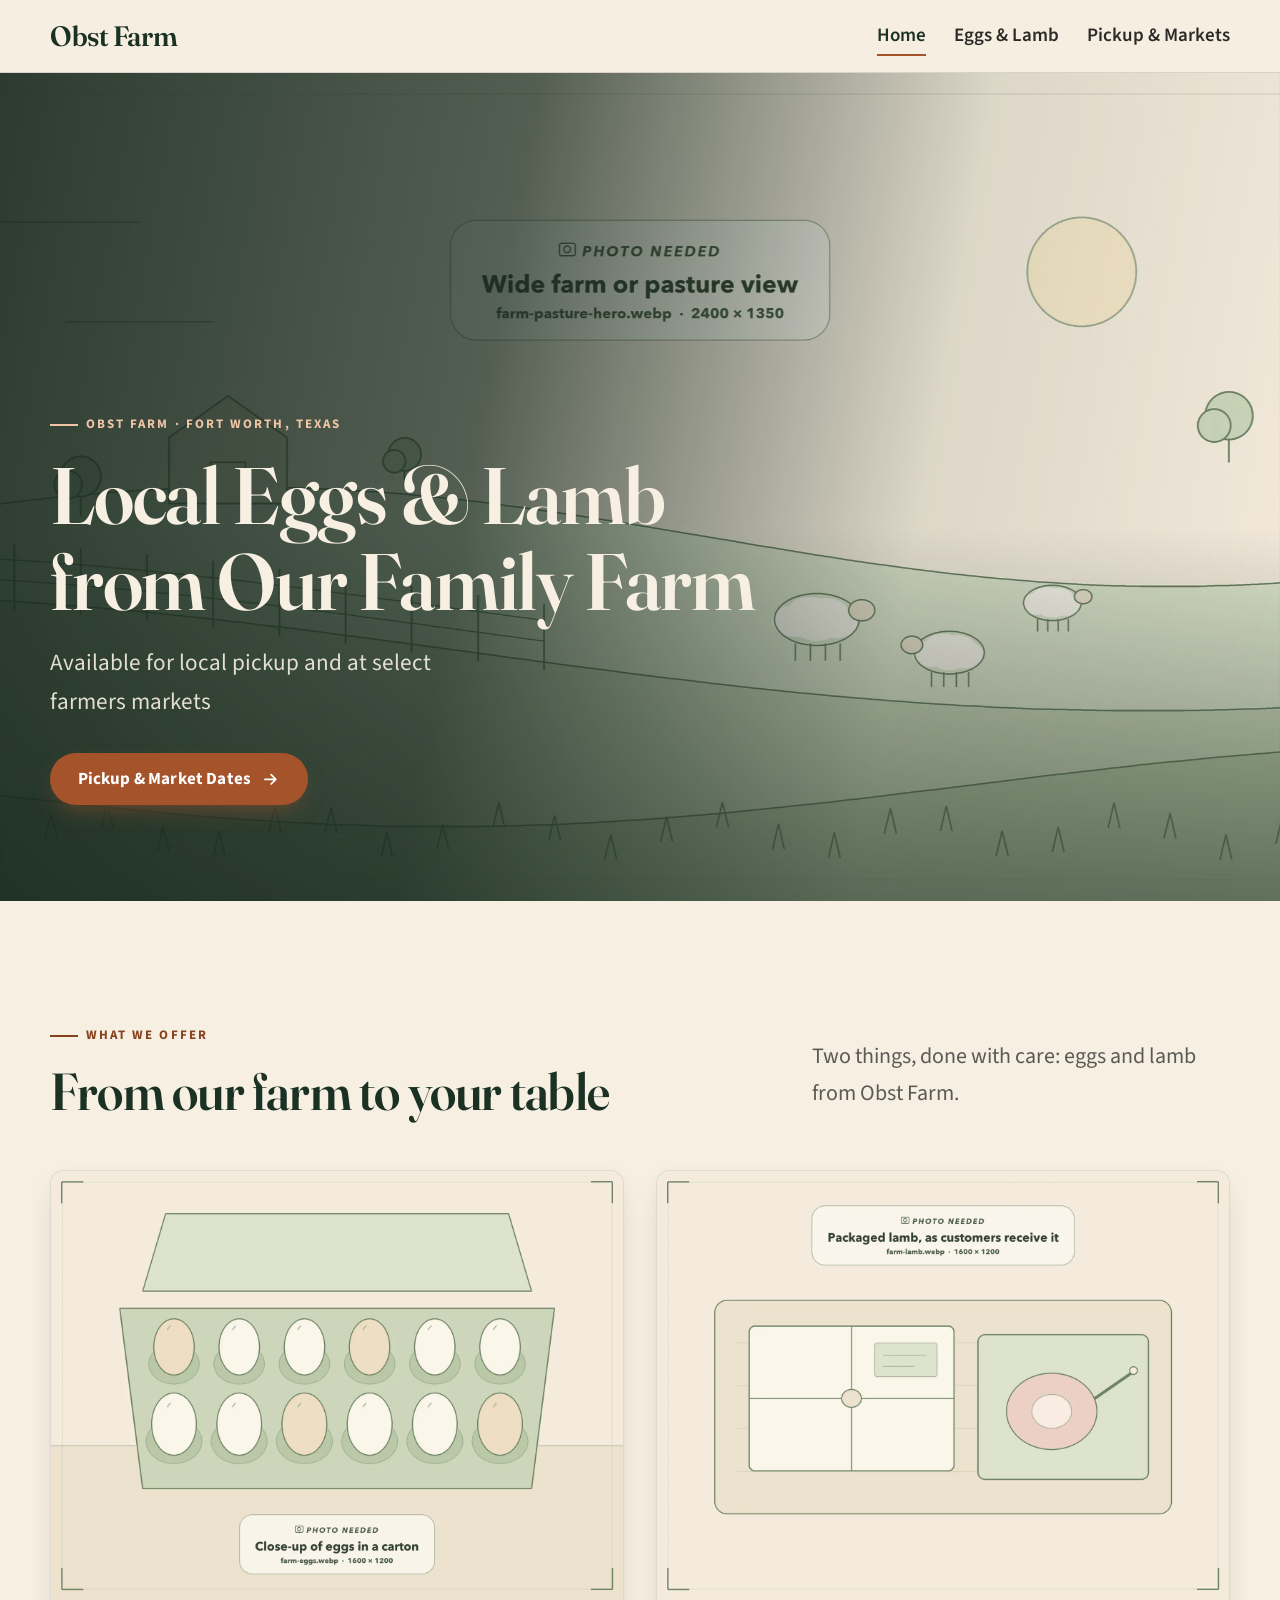
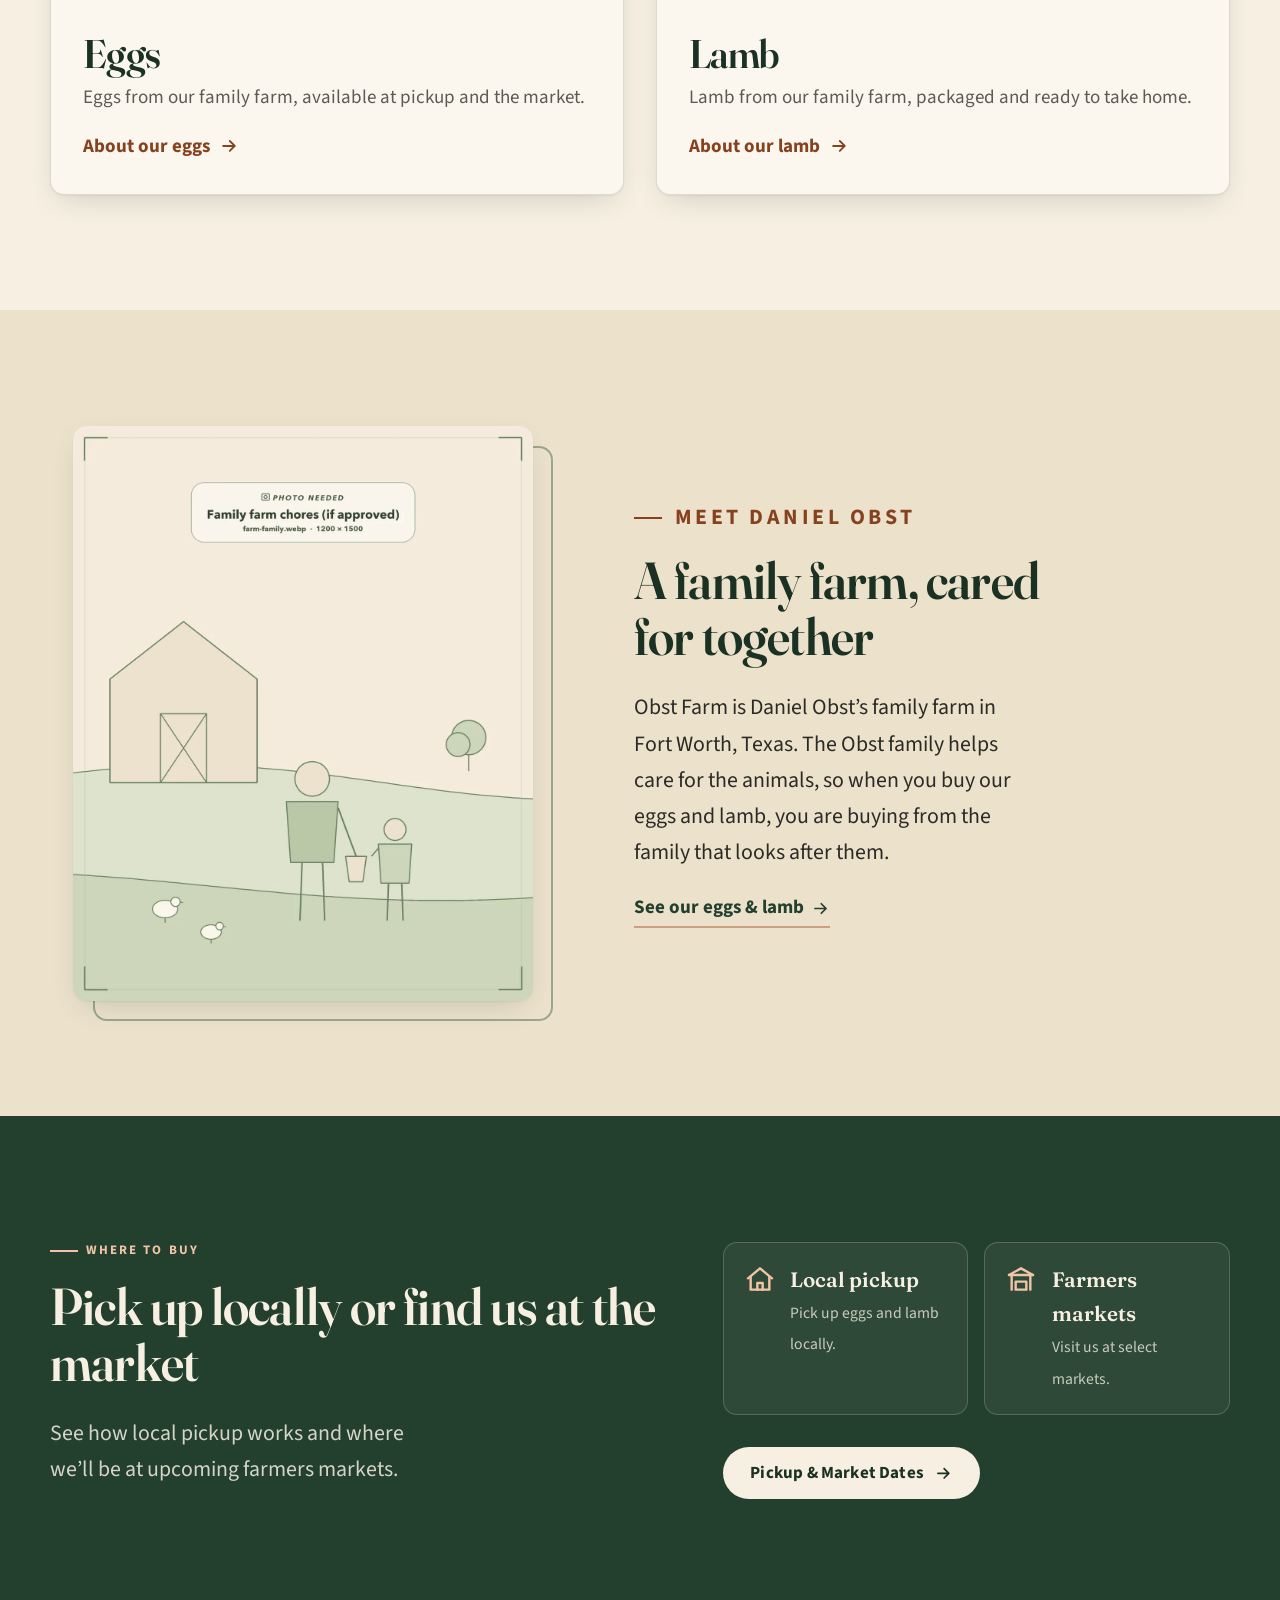
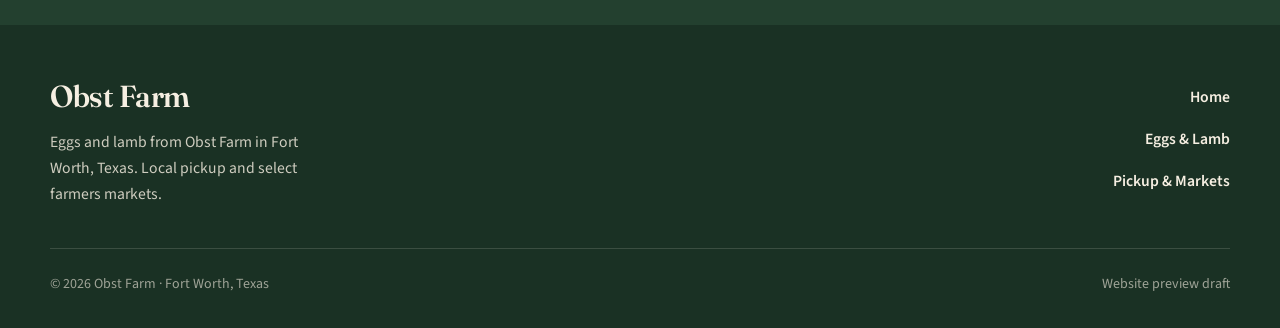
<file: index.html>
<!doctype html>
<html lang="en" class="no-js">
<head>
  <meta charset="utf-8">
  <meta name="viewport" content="width=device-width, initial-scale=1">
  <title>Local Eggs &amp; Lamb in Fort Worth, Texas | Obst Farm</title>
  <meta name="description" content="Obst Farm is a family farm in Fort Worth, Texas, selling eggs and lamb through local pickup and at select farmers markets.">
  <!-- Preview draft: keep every page out of search results until launch. -->
  <meta name="robots" content="noindex, nofollow">
  <meta name="theme-color" content="#23402f">
  <meta property="og:type" content="website">
  <meta property="og:title" content="Local Eggs &amp; Lamb | Obst Farm, Fort Worth, Texas">
  <meta property="og:description" content="Available for local pickup and at select farmers markets.">
  <script>
    document.documentElement.className = document.documentElement.className.replace("no-js", "js");
    setTimeout(function () { if (!window.__farmReady) document.documentElement.classList.add("reveal-fallback"); }, 2500);
  </script>
  <link rel="icon" href="assets/images/favicon.svg" type="image/svg+xml">
  <link rel="preconnect" href="https://fonts.googleapis.com">
  <link rel="preconnect" href="https://fonts.gstatic.com" crossorigin>
  <link rel="stylesheet" href="https://fonts.googleapis.com/css2?family=Fraunces:opsz,wght@9..144,400..700&amp;family=Source+Sans+3:wght@400;600;700&amp;display=swap">
  <link rel="preload" as="image" href="assets/images/farm-pasture-hero.webp" fetchpriority="high">
  <link rel="stylesheet" href="assets/css/styles.css">
  <script src="assets/js/main.js" defer></script>
</head>
<body>
  <a class="skip-link" href="#main">Skip to content</a>

  <header class="site-header">
    <div class="container header-inner">
      <a class="brand" href="./" aria-label="Obst Farm home">
        <span class="brand__wordmark">Obst Farm</span>
      </a>
      <button class="nav-toggle" type="button" aria-expanded="false" aria-controls="site-nav" hidden>
        <span class="nav-toggle__icon" aria-hidden="true"><span></span><span></span><span></span></span>
        <span class="nav-toggle__label">Menu</span>
      </button>
      <nav id="site-nav" class="site-nav" aria-label="Main">
        <ul>
          <li><a href="./" aria-current="page">Home</a></li>
          <li><a href="eggs-and-lamb/">Eggs &amp; Lamb</a></li>
          <li><a href="pickup-and-markets/">Pickup &amp; Markets</a></li>
        </ul>
      </nav>
    </div>
  </header>

  <main id="main">
    <section class="hero on-dark" aria-labelledby="hero-title">
      <figure class="hero__media">
        <!-- Hero photo: replace assets/images/farm-pasture-hero.webp (2400×1350).
             Crops: --hero-pos-desktop / --hero-pos-mobile in assets/css/styles.css -->
        <img src="assets/images/farm-pasture-hero.webp" width="2400" height="1350"
             alt="Pasture at Obst Farm in Fort Worth, Texas" fetchpriority="high" decoding="async">
      </figure>
      <div class="container">
        <div class="hero__content">
          <p class="eyebrow">Obst Farm &middot; Fort Worth, Texas</p>
          <h1 id="hero-title">Local Eggs &amp; Lamb from Our Family Farm</h1>
          <p class="hero__sub">Available for local pickup and at select farmers markets</p>
          <a class="button button--primary" href="pickup-and-markets/">
            Pickup &amp; Market Dates
            <svg viewBox="0 0 24 24" fill="none" stroke="currentColor" stroke-width="2.2" stroke-linecap="round" stroke-linejoin="round" aria-hidden="true"><path d="M5 12h14M13 6l6 6-6 6"/></svg>
          </a>
        </div>
      </div>
    </section>

    <section class="section" aria-labelledby="products-title">
      <div class="container">
        <div class="section-head reveal">
          <div>
            <p class="eyebrow">What we offer</p>
            <h2 id="products-title">From our farm to your table</h2>
          </div>
          <p class="lede">Two things, done with care: eggs and lamb from Obst Farm.</p>
        </div>

        <!-- CLAIMS TO CONFIRM WITH DANIEL before adding anywhere:
               "grass-fed" and "pasture-raised" (from the farm card) — confirm which
               products each applies to. Also confirm any other products on the card
               before adding them to the site. -->
        <div class="tiles stagger">
          <a class="tile" href="eggs-and-lamb/#eggs">
            <div class="tile__media">
              <img src="assets/images/farm-eggs.webp" width="1600" height="1200" loading="lazy" decoding="async"
                   alt="Eggs from our farm in a carton">
            </div>
            <div class="tile__body">
              <h3 class="tile__title">Eggs</h3>
              <p class="tile__text">Eggs from our family farm, available at pickup and the market.</p>
              <span class="tile__cta">About our eggs
                <svg viewBox="0 0 24 24" fill="none" stroke="currentColor" stroke-width="2.2" stroke-linecap="round" stroke-linejoin="round" aria-hidden="true"><path d="M5 12h14M13 6l6 6-6 6"/></svg>
              </span>
            </div>
          </a>

          <a class="tile" href="eggs-and-lamb/#lamb">
            <div class="tile__media">
              <img src="assets/images/farm-lamb.webp" width="1600" height="1200" loading="lazy" decoding="async"
                   alt="Packaged lamb from our farm, ready for pickup">
            </div>
            <div class="tile__body">
              <h3 class="tile__title">Lamb</h3>
              <p class="tile__text">Lamb from our family farm, packaged and ready to take home.</p>
              <span class="tile__cta">About our lamb
                <svg viewBox="0 0 24 24" fill="none" stroke="currentColor" stroke-width="2.2" stroke-linecap="round" stroke-linejoin="round" aria-hidden="true"><path d="M5 12h14M13 6l6 6-6 6"/></svg>
              </span>
            </div>
          </a>
        </div>
      </div>
    </section>

    <section class="section story" aria-labelledby="story-title">
      <div class="container story__grid">
        <div class="story__media reveal">
          <!-- Family photo: use only if the family approves it for public use. -->
          <img src="assets/images/farm-family.webp" width="1200" height="1500" loading="lazy" decoding="async"
               alt="The Obst family doing chores on the farm">
        </div>
        <div class="story__text reveal">
          <p class="eyebrow">Meet Daniel Obst</p>
          <h2 id="story-title">A family farm, cared for together</h2>
          <p>Obst Farm is Daniel Obst&rsquo;s family farm in Fort Worth, Texas. The Obst family helps care for the animals, so when you buy our eggs and lamb, you are buying from the family that looks after them.</p>
          <!-- Family and faith wording: add here once Daniel approves it (his own words preferred). -->
          <a class="text-link" href="eggs-and-lamb/">See our eggs &amp; lamb
            <svg viewBox="0 0 24 24" fill="none" stroke="currentColor" stroke-width="2.2" stroke-linecap="round" stroke-linejoin="round" aria-hidden="true"><path d="M5 12h14M13 6l6 6-6 6"/></svg>
          </a>
        </div>
      </div>
    </section>

    <section class="section band on-dark" aria-labelledby="buy-title">
      <div class="container band__grid">
        <div class="reveal">
          <p class="eyebrow">Where to buy</p>
          <h2 id="buy-title">Pick up locally or find us at the market</h2>
          <p class="band__lede">See how local pickup works and where we&rsquo;ll be at upcoming farmers markets.</p>
        </div>
        <div class="reveal">
          <ul class="band__ways">
            <li>
              <svg viewBox="0 0 24 24" fill="none" stroke="currentColor" stroke-width="1.8" stroke-linecap="round" stroke-linejoin="round" aria-hidden="true"><path d="M3 11.5 12 4l9 7.5"/><path d="M5 10v10h14V10"/><path d="M10 20v-5h4v5"/></svg>
              <div><strong>Local pickup</strong><span>Pick up eggs and lamb locally.</span></div>
            </li>
            <li>
              <svg viewBox="0 0 24 24" fill="none" stroke="currentColor" stroke-width="1.8" stroke-linecap="round" stroke-linejoin="round" aria-hidden="true"><path d="M3 9 12 4l9 5"/><path d="M3 9h18"/><path d="M5 9v11M19 9v11"/><path d="M8 14h8v6H8z"/></svg>
              <div><strong>Farmers markets</strong><span>Visit us at select markets.</span></div>
            </li>
          </ul>
          <a class="button button--light" href="pickup-and-markets/">
            Pickup &amp; Market Dates
            <svg viewBox="0 0 24 24" fill="none" stroke="currentColor" stroke-width="2.2" stroke-linecap="round" stroke-linejoin="round" aria-hidden="true"><path d="M5 12h14M13 6l6 6-6 6"/></svg>
          </a>
        </div>
      </div>
    </section>
  </main>

  <footer class="site-footer">
    <div class="container">
      <div class="footer-grid">
        <div>
          <a class="brand" href="./" aria-label="Obst Farm home">
            <span class="brand__wordmark">Obst Farm</span>
          </a>
          <p class="footer-tag">Eggs and lamb from Obst Farm in Fort Worth, Texas. Local pickup and select farmers markets.</p>
        </div>
        <nav class="footer-nav" aria-label="Footer">
          <ul>
            <li><a href="./">Home</a></li>
            <li><a href="eggs-and-lamb/">Eggs &amp; Lamb</a></li>
            <li><a href="pickup-and-markets/">Pickup &amp; Markets</a></li>
          </ul>
        </nav>
      </div>
      <div class="footer-base">
        <span>&copy; 2026 Obst Farm &middot; Fort Worth, Texas</span>
        <span>Website preview draft</span>
      </div>
    </div>
  </footer>
</body>
</html>
</file>
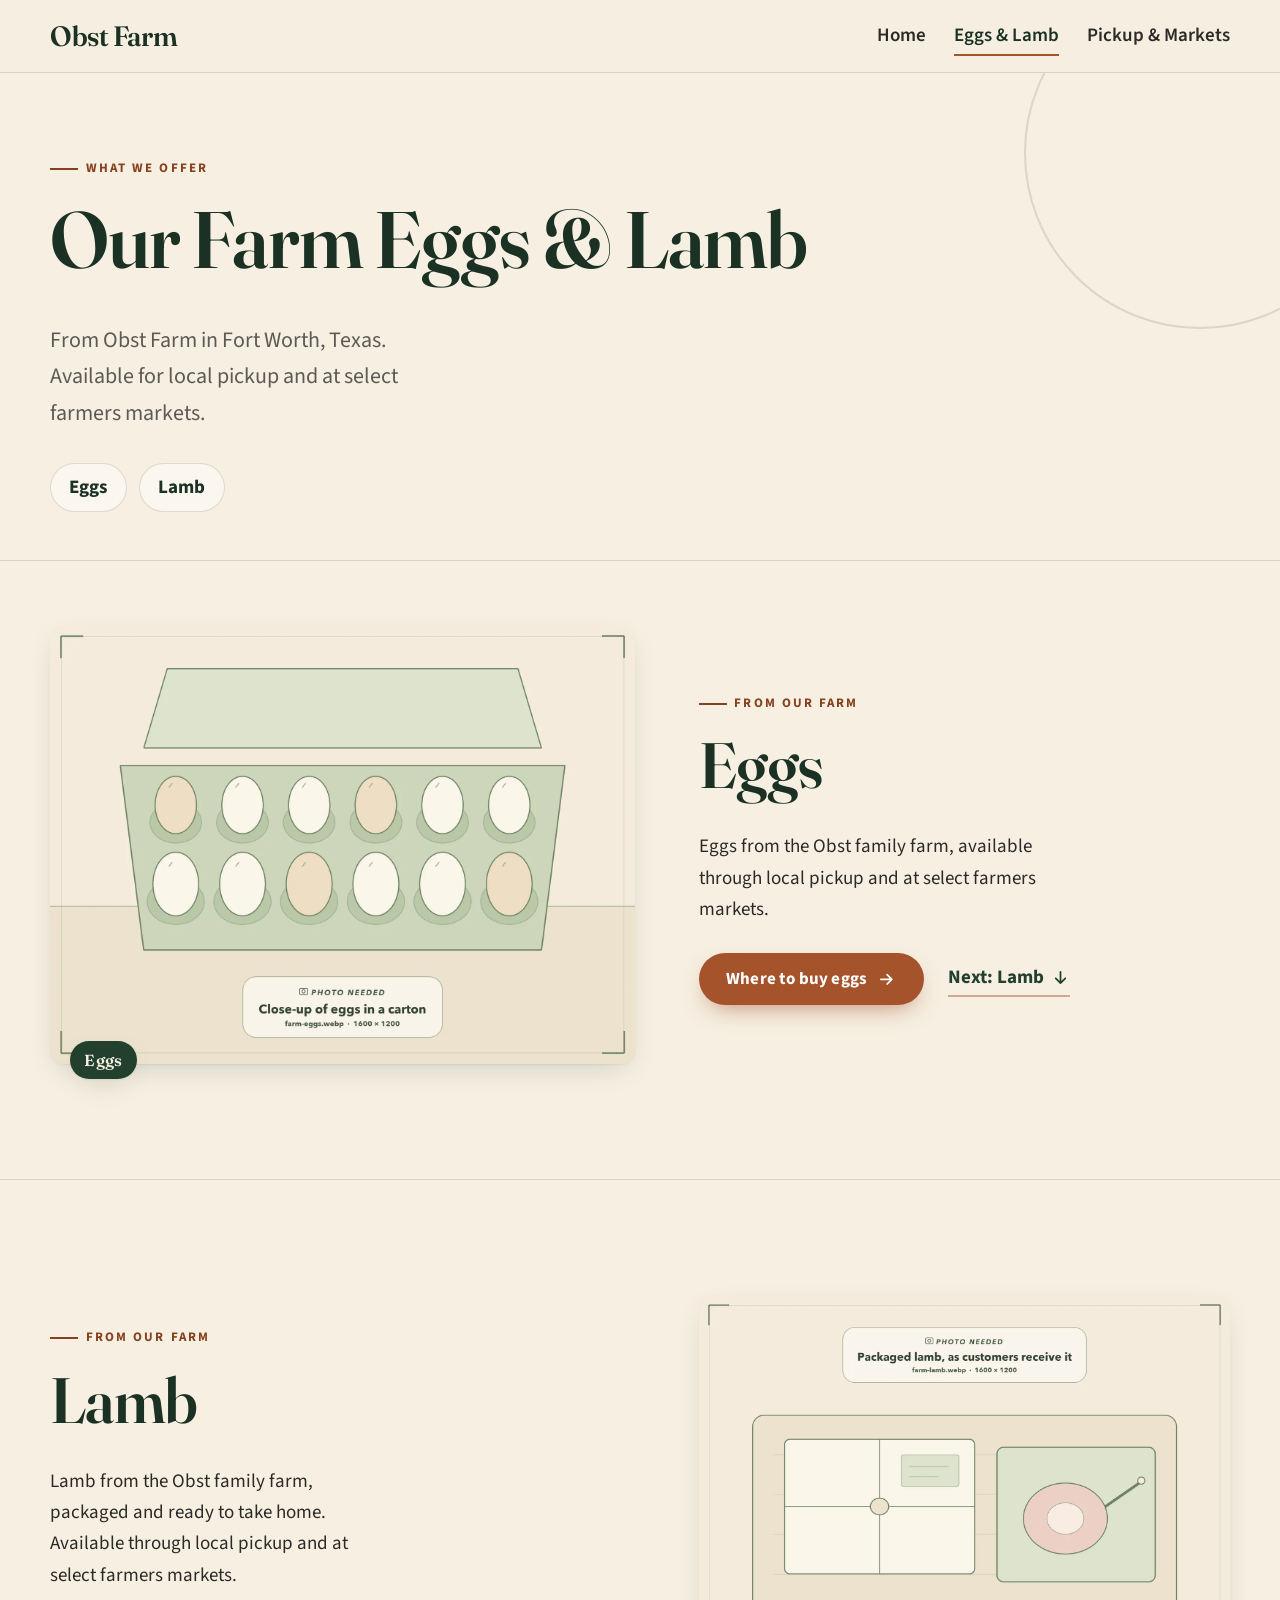
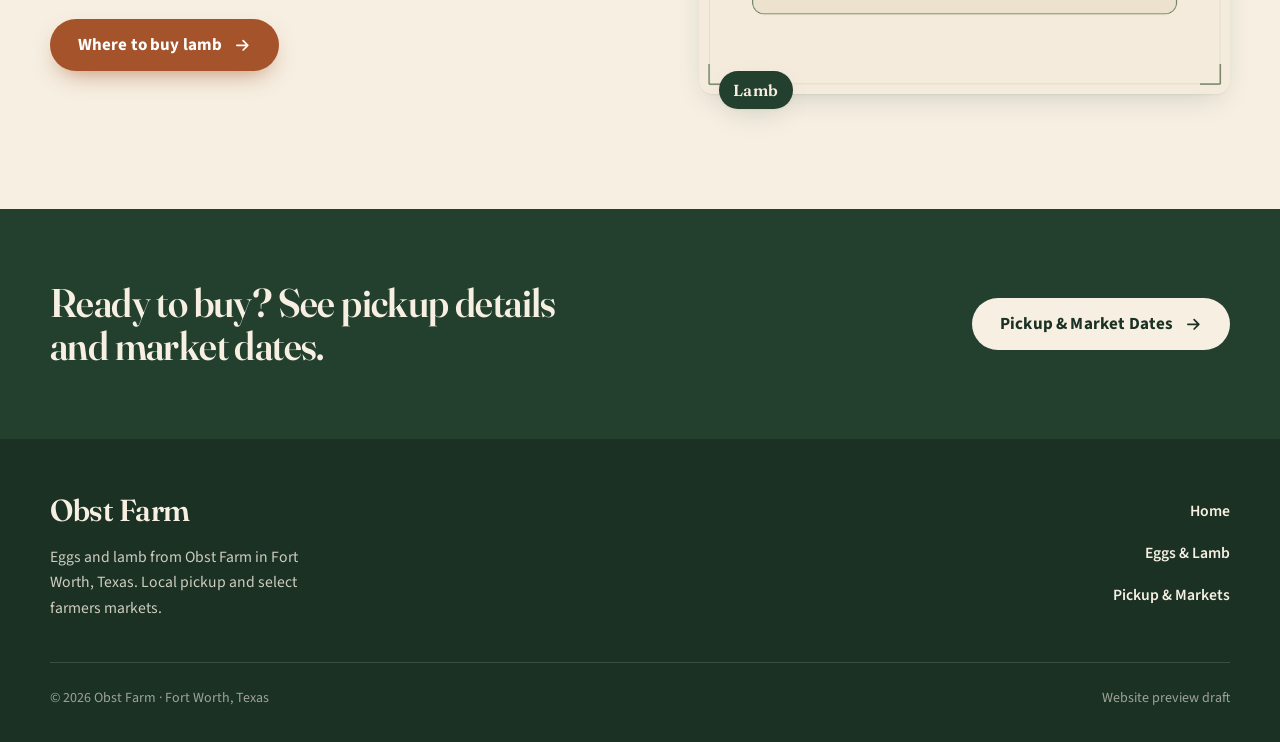
<file: eggs-and-lamb/index.html>
<!doctype html>
<html lang="en" class="no-js">
<head>
  <meta charset="utf-8">
  <meta name="viewport" content="width=device-width, initial-scale=1">
  <title>Farm Eggs &amp; Lamb | Obst Farm</title>
  <meta name="description" content="Eggs and lamb from Obst Farm in Fort Worth, Texas, available for local pickup and at select farmers markets. See where to buy.">
  <!-- Preview draft: keep every page out of search results until launch. -->
  <meta name="robots" content="noindex, nofollow">
  <meta name="theme-color" content="#23402f">
  <meta property="og:type" content="website">
  <meta property="og:title" content="Farm Eggs &amp; Lamb | Obst Farm">
  <meta property="og:description" content="Eggs and lamb from Obst Farm in Fort Worth, Texas.">
  <script>
    document.documentElement.className = document.documentElement.className.replace("no-js", "js");
    setTimeout(function () { if (!window.__farmReady) document.documentElement.classList.add("reveal-fallback"); }, 2500);
  </script>
  <link rel="icon" href="../assets/images/favicon.svg" type="image/svg+xml">
  <link rel="preconnect" href="https://fonts.googleapis.com">
  <link rel="preconnect" href="https://fonts.gstatic.com" crossorigin>
  <link rel="stylesheet" href="https://fonts.googleapis.com/css2?family=Fraunces:opsz,wght@9..144,400..700&amp;family=Source+Sans+3:wght@400;600;700&amp;display=swap">
  <link rel="stylesheet" href="../assets/css/styles.css">
  <script src="../assets/js/main.js" defer></script>
</head>
<body>
  <a class="skip-link" href="#main">Skip to content</a>

  <header class="site-header">
    <div class="container header-inner">
      <a class="brand" href="../" aria-label="Obst Farm home">
        <span class="brand__wordmark">Obst Farm</span>
      </a>
      <button class="nav-toggle" type="button" aria-expanded="false" aria-controls="site-nav" hidden>
        <span class="nav-toggle__icon" aria-hidden="true"><span></span><span></span><span></span></span>
        <span class="nav-toggle__label">Menu</span>
      </button>
      <nav id="site-nav" class="site-nav" aria-label="Main">
        <ul>
          <li><a href="../">Home</a></li>
          <li><a href="./" aria-current="page">Eggs &amp; Lamb</a></li>
          <li><a href="../pickup-and-markets/">Pickup &amp; Markets</a></li>
        </ul>
      </nav>
    </div>
  </header>

  <main id="main">
    <section class="page-hero" aria-labelledby="page-title">
      <div class="container">
        <p class="eyebrow">What we offer</p>
        <h1 id="page-title">Our Farm Eggs &amp; Lamb</h1>
        <p class="lede">From Obst Farm in Fort Worth, Texas. Available for local pickup and at select farmers markets.</p>
        <ul class="jump-links" aria-label="On this page">
          <li><a href="#eggs">Eggs</a></li>
          <li><a href="#lamb">Lamb</a></li>
        </ul>
      </div>
    </section>

    <section id="eggs" class="product" aria-labelledby="eggs-title">
      <div class="container product__grid">
        <div class="product__media reveal">
          <img src="../assets/images/farm-eggs.webp" width="1600" height="1200" decoding="async"
               alt="Eggs from our farm in a carton">
          <span class="product__tag" aria-hidden="true">Eggs</span>
        </div>
        <div class="product__text reveal">
          <p class="eyebrow">From our farm</p>
          <h2 id="eggs-title">Eggs</h2>
          <p>Eggs from the Obst family farm, available through local pickup and at select farmers markets.</p>
          <!-- EGG DETAILS: add confirmed quantities (e.g. per dozen), prices,
               and availability here once Daniel provides them.
               Do NOT call the eggs "pasture-raised" or "grass-fed" until Daniel
               confirms the claim applies to eggs. -->
          <div class="product__actions">
            <a class="button button--primary" href="../pickup-and-markets/">
              Where to buy eggs
              <svg viewBox="0 0 24 24" fill="none" stroke="currentColor" stroke-width="2.2" stroke-linecap="round" stroke-linejoin="round" aria-hidden="true"><path d="M5 12h14M13 6l6 6-6 6"/></svg>
            </a>
            <a class="text-link" href="#lamb">Next: Lamb
              <svg viewBox="0 0 24 24" fill="none" stroke="currentColor" stroke-width="2.2" stroke-linecap="round" stroke-linejoin="round" aria-hidden="true"><path d="M12 5v14M6 13l6 6 6-6"/></svg>
            </a>
          </div>
        </div>
      </div>
    </section>

    <section id="lamb" class="product product--flip" aria-labelledby="lamb-title">
      <div class="container product__grid">
        <div class="product__media reveal">
          <img src="../assets/images/farm-lamb.webp" width="1600" height="1200" loading="lazy" decoding="async"
               alt="Packaged lamb from our farm, ready for pickup">
          <span class="product__tag" aria-hidden="true">Lamb</span>
        </div>
        <div class="product__text reveal">
          <p class="eyebrow">From our farm</p>
          <h2 id="lamb-title">Lamb</h2>
          <p>Lamb from the Obst family farm, packaged and ready to take home. Available through local pickup and at select farmers markets.</p>
          <!-- LAMB DETAILS: add confirmed cuts, package sizes, prices,
               and availability here once Daniel provides them.
               Do NOT call the lamb "grass-fed" or "pasture-raised" until Daniel
               confirms the claim applies to lamb. -->
          <div class="product__actions">
            <a class="button button--primary" href="../pickup-and-markets/">
              Where to buy lamb
              <svg viewBox="0 0 24 24" fill="none" stroke="currentColor" stroke-width="2.2" stroke-linecap="round" stroke-linejoin="round" aria-hidden="true"><path d="M5 12h14M13 6l6 6-6 6"/></svg>
            </a>
          </div>
        </div>
      </div>
    </section>

    <section class="cta-strip on-dark" aria-labelledby="cta-title">
      <div class="container cta-strip__inner reveal">
        <h2 id="cta-title">Ready to buy? See pickup details and market dates.</h2>
        <a class="button button--light" href="../pickup-and-markets/">
          Pickup &amp; Market Dates
          <svg viewBox="0 0 24 24" fill="none" stroke="currentColor" stroke-width="2.2" stroke-linecap="round" stroke-linejoin="round" aria-hidden="true"><path d="M5 12h14M13 6l6 6-6 6"/></svg>
        </a>
      </div>
    </section>
  </main>

  <footer class="site-footer">
    <div class="container">
      <div class="footer-grid">
        <div>
          <a class="brand" href="../" aria-label="Obst Farm home">
            <span class="brand__wordmark">Obst Farm</span>
          </a>
          <p class="footer-tag">Eggs and lamb from Obst Farm in Fort Worth, Texas. Local pickup and select farmers markets.</p>
        </div>
        <nav class="footer-nav" aria-label="Footer">
          <ul>
            <li><a href="../">Home</a></li>
            <li><a href="./">Eggs &amp; Lamb</a></li>
            <li><a href="../pickup-and-markets/">Pickup &amp; Markets</a></li>
          </ul>
        </nav>
      </div>
      <div class="footer-base">
        <span>&copy; 2026 Obst Farm &middot; Fort Worth, Texas</span>
        <span>Website preview draft</span>
      </div>
    </div>
  </footer>
</body>
</html>
</file>
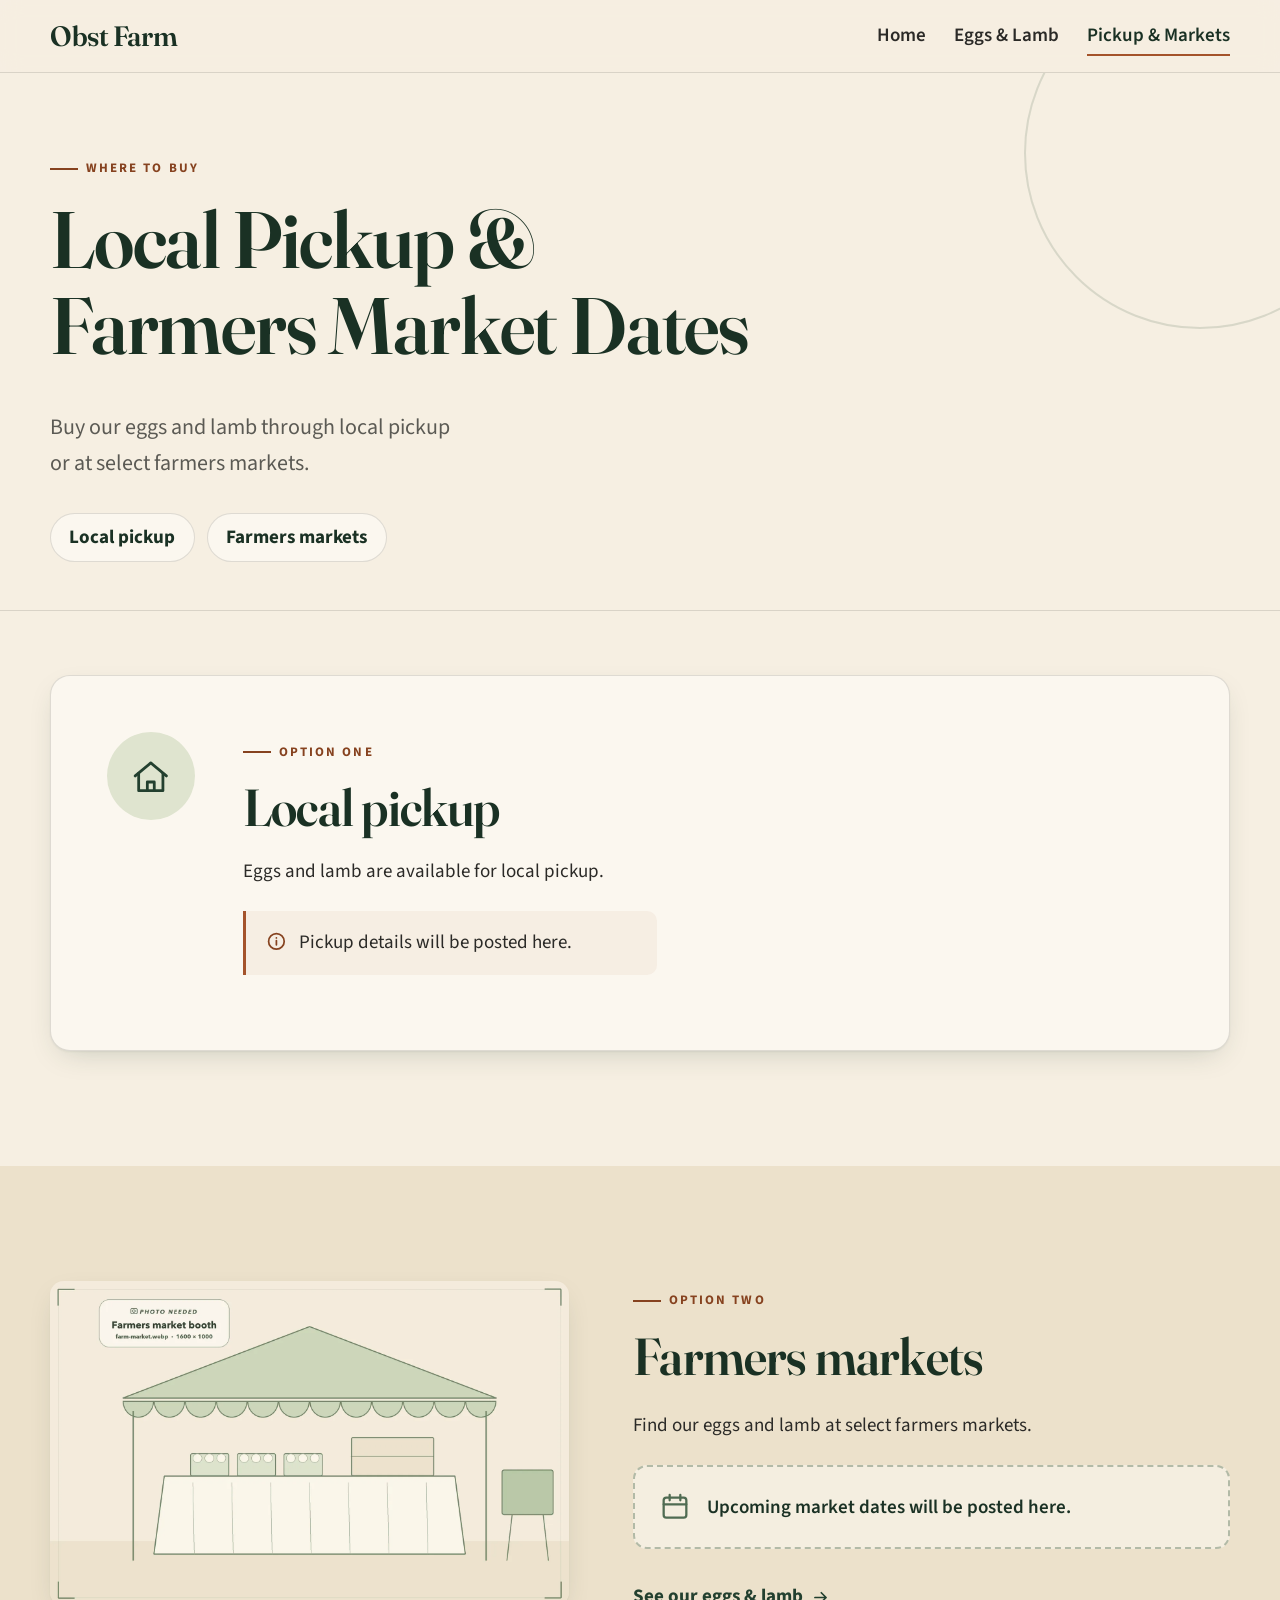
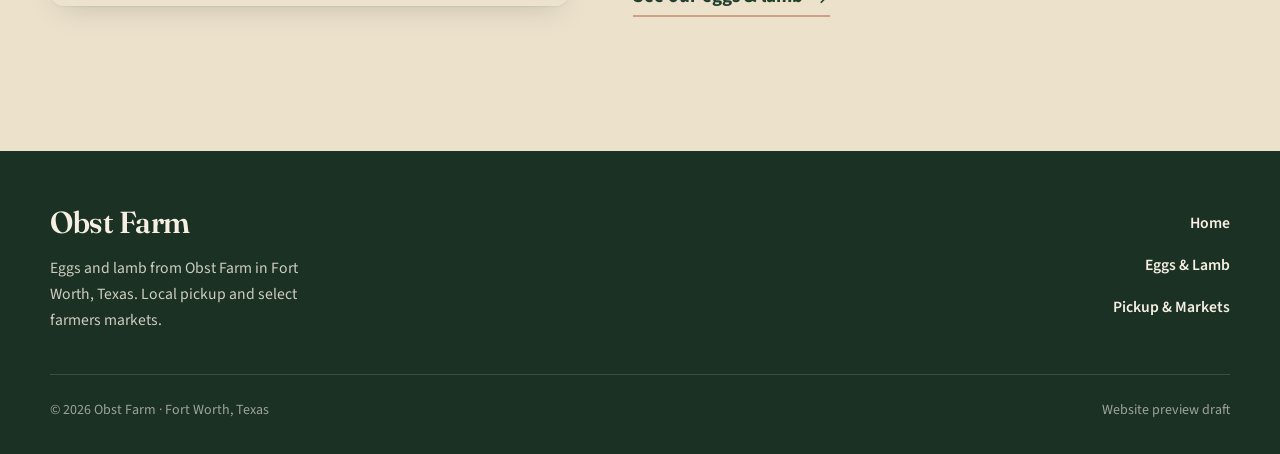
<file: pickup-and-markets/index.html>
<!doctype html>
<html lang="en" class="no-js">
<head>
  <meta charset="utf-8">
  <meta name="viewport" content="width=device-width, initial-scale=1">
  <title>Local Pickup &amp; Farmers Market Dates | Obst Farm</title>
  <meta name="description" content="Where to buy eggs and lamb from Obst Farm in Fort Worth, Texas: local pickup details and upcoming farmers market dates.">
  <!-- Preview draft: keep every page out of search results until launch. -->
  <meta name="robots" content="noindex, nofollow">
  <meta name="theme-color" content="#23402f">
  <meta property="og:type" content="website">
  <meta property="og:title" content="Local Pickup &amp; Farmers Market Dates | Obst Farm">
  <meta property="og:description" content="Where to buy eggs and lamb from Obst Farm in Fort Worth, Texas.">
  <script>
    document.documentElement.className = document.documentElement.className.replace("no-js", "js");
    setTimeout(function () { if (!window.__farmReady) document.documentElement.classList.add("reveal-fallback"); }, 2500);
  </script>
  <link rel="icon" href="../assets/images/favicon.svg" type="image/svg+xml">
  <link rel="preconnect" href="https://fonts.googleapis.com">
  <link rel="preconnect" href="https://fonts.gstatic.com" crossorigin>
  <link rel="stylesheet" href="https://fonts.googleapis.com/css2?family=Fraunces:opsz,wght@9..144,400..700&amp;family=Source+Sans+3:wght@400;600;700&amp;display=swap">
  <link rel="stylesheet" href="../assets/css/styles.css">
  <script src="../assets/js/main.js" defer></script>
</head>
<body>
  <a class="skip-link" href="#main">Skip to content</a>

  <header class="site-header">
    <div class="container header-inner">
      <a class="brand" href="../" aria-label="Obst Farm home">
        <span class="brand__wordmark">Obst Farm</span>
      </a>
      <button class="nav-toggle" type="button" aria-expanded="false" aria-controls="site-nav" hidden>
        <span class="nav-toggle__icon" aria-hidden="true"><span></span><span></span><span></span></span>
        <span class="nav-toggle__label">Menu</span>
      </button>
      <nav id="site-nav" class="site-nav" aria-label="Main">
        <ul>
          <li><a href="../">Home</a></li>
          <li><a href="../eggs-and-lamb/">Eggs &amp; Lamb</a></li>
          <li><a href="./" aria-current="page">Pickup &amp; Markets</a></li>
        </ul>
      </nav>
    </div>
  </header>

  <main id="main">
    <section class="page-hero" aria-labelledby="page-title">
      <div class="container">
        <p class="eyebrow">Where to buy</p>
        <h1 id="page-title">Local Pickup &amp; Farmers Market Dates</h1>
        <p class="lede">Buy our eggs and lamb through local pickup or at select farmers markets.</p>
        <ul class="jump-links" aria-label="On this page">
          <li><a href="#pickup">Local pickup</a></li>
          <li><a href="#markets">Farmers markets</a></li>
        </ul>
      </div>
    </section>

    <section id="pickup" class="pickup" aria-labelledby="pickup-title">
      <div class="container">
        <div class="pickup__card reveal">
          <div class="pickup__icon" aria-hidden="true">
            <svg viewBox="0 0 24 24" fill="none" stroke="currentColor" stroke-width="1.6" stroke-linecap="round" stroke-linejoin="round"><path d="M3 11.5 12 4l9 7.5"/><path d="M5 10v10h14V10"/><path d="M10 20v-5h4v5"/></svg>
          </div>
          <div>
            <p class="eyebrow">Option one</p>
            <h2 id="pickup-title">Local pickup</h2>
            <p>Eggs and lamb are available for local pickup.</p>
            <!-- PICKUP DETAILS: add confirmed pickup instructions and hours here.
                 Add the pickup address ONLY if Daniel wants it public.
                 Add a call/text link once an approved business number is provided, e.g.
                 <a class="button button--primary" href="tel:+1XXXXXXXXXX">Call or text …</a> -->
            <p class="notice">
              <svg viewBox="0 0 24 24" fill="none" stroke="currentColor" stroke-width="2" stroke-linecap="round" stroke-linejoin="round" aria-hidden="true"><circle cx="12" cy="12" r="9"/><path d="M12 11v5M12 8h.01"/></svg>
              <span>Pickup details will be posted here.</span>
            </p>
          </div>
        </div>
      </div>
    </section>

    <section id="markets" class="markets" aria-labelledby="markets-title">
      <div class="container markets__grid">
        <div class="markets__media reveal">
          <img src="../assets/images/farm-market.webp" width="1600" height="1000" loading="lazy" decoding="async"
               alt="The Obst Farm booth at a farmers market">
        </div>
        <div class="reveal">
          <p class="eyebrow">Option two</p>
          <h2 id="markets-title">Farmers markets</h2>
          <p>Find our eggs and lamb at select farmers markets.</p>

          <!-- ================================================================
               MARKET DATES — EDIT HERE (this is the only place dates appear)
               ================================================================
               1. Delete the "schedule__empty" paragraph below.
               2. Uncomment the <ol class="schedule"> list and add one <li> per
                  confirmed market appearance, soonest first.
               Template for one entry:

               <li class="market">
                 <time class="market__date" datetime="2027-05-08">
                   <span class="m">May</span><span class="d">8</span>
                 </time>
                 <h3 class="market__name">Market name</h3>
                 <p class="market__meta">Saturday, May 8, 2027 · 8:00 am – 12:00 pm</p>
                 <p class="market__meta">Location / street address ·
                   <a href="https://official-market-site.example">Market website</a></p>
               </li>
               ================================================================ -->
          <p class="schedule__empty">
            <svg viewBox="0 0 24 24" fill="none" stroke="currentColor" stroke-width="1.7" stroke-linecap="round" stroke-linejoin="round" aria-hidden="true"><rect x="3.5" y="5" width="17" height="15" rx="2"/><path d="M3.5 10h17M8 3v4M16 3v4"/></svg>
            <span>Upcoming market dates will be posted here.</span>
          </p>
          <!--
          <ol class="schedule">
          </ol>
          -->
          <!-- ===================== END MARKET DATES ===================== -->

          <p style="margin-top:2rem"><a class="text-link" href="../eggs-and-lamb/">See our eggs &amp; lamb
            <svg viewBox="0 0 24 24" fill="none" stroke="currentColor" stroke-width="2.2" stroke-linecap="round" stroke-linejoin="round" aria-hidden="true"><path d="M5 12h14M13 6l6 6-6 6"/></svg>
          </a></p>
        </div>
      </div>
    </section>
  </main>

  <footer class="site-footer">
    <div class="container">
      <div class="footer-grid">
        <div>
          <a class="brand" href="../" aria-label="Obst Farm home">
            <span class="brand__wordmark">Obst Farm</span>
          </a>
          <p class="footer-tag">Eggs and lamb from Obst Farm in Fort Worth, Texas. Local pickup and select farmers markets.</p>
        </div>
        <nav class="footer-nav" aria-label="Footer">
          <ul>
            <li><a href="../">Home</a></li>
            <li><a href="../eggs-and-lamb/">Eggs &amp; Lamb</a></li>
            <li><a href="./">Pickup &amp; Markets</a></li>
          </ul>
        </nav>
      </div>
      <div class="footer-base">
        <span>&copy; 2026 Obst Farm &middot; Fort Worth, Texas</span>
        <span>Website preview draft</span>
      </div>
    </div>
  </footer>
</body>
</html>
</file>
<file: assets/css/styles.css>
/* ==========================================================================
   Family farm preview — shared styles
   Palette: warm cream, deep green, charcoal, restrained terracotta accent.
   ========================================================================== */

:root {
  --cream: #f6efe2;
  --cream-deep: #ece1cb;
  --paper: #fbf7ef;
  --green: #23402f;
  --green-ink: #1a3124;
  --green-mid: #4f6b52;
  --green-soft: #dfe4cf;
  --charcoal: #2b2a27;
  --muted: #5b5a54;
  --accent: #a4532b;
  --accent-dark: #86421f;
  --line: rgba(43, 42, 39, 0.14);

  --font-display: "Fraunces", Georgia, "Times New Roman", serif;
  --font-body: "Source Sans 3", "Segoe UI", system-ui, -apple-system, sans-serif;

  --container: 1180px;
  --gutter: clamp(1.25rem, 4vw, 2.5rem);
  --section-y: clamp(4rem, 9vw, 7.5rem);
  --radius: 14px;
  --header-h: 72px;
  --shadow: 0 1px 2px rgba(35, 64, 47, 0.06), 0 10px 30px -12px rgba(35, 64, 47, 0.25);
  --shadow-lift: 0 2px 4px rgba(35, 64, 47, 0.08), 0 22px 44px -16px rgba(35, 64, 47, 0.38);
  --ease: cubic-bezier(0.2, 0.7, 0.2, 1);

  /* HERO CROP — one image, two tuned crops. Adjust these to reposition
     farm-pasture-hero.webp once the real photo is in place.            */
  --hero-pos-desktop: 50% 55%;
  --hero-pos-mobile: 50% 30%;
}

*, *::before, *::after { box-sizing: border-box; }

html { -webkit-text-size-adjust: 100%; scroll-padding-top: calc(var(--header-h) + 1rem); }
@media (prefers-reduced-motion: no-preference) { html { scroll-behavior: smooth; } }

body {
  margin: 0;
  background: var(--cream);
  color: var(--charcoal);
  font-family: var(--font-body);
  font-size: clamp(1.0625rem, 0.4vw + 1rem, 1.1875rem);
  line-height: 1.65;
  text-rendering: optimizeLegibility;
}

img { display: block; max-width: 100%; height: auto; }

a { color: var(--green); text-decoration-thickness: 1px; text-underline-offset: 0.2em; }
a:hover { color: var(--accent-dark); }

:focus-visible { outline: 3px solid var(--accent); outline-offset: 3px; border-radius: 4px; }

h1, h2, h3 {
  font-family: var(--font-display);
  font-weight: 600;
  line-height: 1.08;
  letter-spacing: -0.015em;
  color: var(--green-ink);
  margin: 0 0 0.5em;
  font-variation-settings: "opsz" 96;
}
h1 { font-size: clamp(2.5rem, 6.2vw + 0.5rem, 5rem); }
h2 { font-size: clamp(2rem, 3.4vw + 0.6rem, 3.25rem); }
h3 { font-size: clamp(1.5rem, 1.6vw + 0.8rem, 2rem); }
p { margin: 0 0 1em; }

.container { width: min(100% - 2 * var(--gutter), var(--container)); margin-inline: auto; }

.eyebrow {
  display: inline-flex; align-items: center; gap: 0.6em;
  font-size: 0.8125rem; font-weight: 700; letter-spacing: 0.16em; text-transform: uppercase;
  color: var(--accent-dark); margin: 0 0 1rem;
}
.eyebrow::before { content: ""; width: 1.75rem; height: 2px; background: currentColor; }

.lede { font-size: clamp(1.15rem, 0.8vw + 1rem, 1.375rem); color: var(--muted); max-width: 38ch; }

.skip-link {
  position: absolute; left: 1rem; top: -100px; z-index: 100;
  background: var(--green); color: var(--cream); padding: 0.75rem 1rem; border-radius: 8px;
}
.skip-link:focus { top: 1rem; color: var(--cream); }

/* ---------- Buttons ---------- */
.button {
  display: inline-flex; align-items: center; justify-content: center; gap: 0.6em;
  min-height: 3.25rem; padding: 0.85rem 1.6rem;
  border-radius: 999px; border: 2px solid transparent;
  font: 700 1.0625rem/1.2 var(--font-body); letter-spacing: 0.01em; text-decoration: none;
  transition: background-color 0.2s, color 0.2s, transform 0.2s var(--ease), box-shadow 0.2s;
}
.button svg { width: 1.1em; height: 1.1em; transition: transform 0.25s var(--ease); }
.button:hover svg { transform: translateX(3px); }
.button--primary { background: var(--accent); color: #fff; box-shadow: 0 10px 24px -10px rgba(164, 83, 43, 0.7); }
.button--primary:hover { background: var(--accent-dark); color: #fff; transform: translateY(-1px); }
.button--outline { border-color: currentColor; color: var(--green); }
.button--outline:hover { background: var(--green); border-color: var(--green); color: var(--cream); }
.button--light { background: var(--cream); color: var(--green-ink); }
.button--light:hover { background: #fff; color: var(--green-ink); transform: translateY(-1px); }
.on-dark :focus-visible { outline-color: #f2b38f; }

.text-link {
  display: inline-flex; align-items: center; gap: 0.4em;
  font-weight: 700; color: var(--green); text-decoration: none;
  border-bottom: 2px solid rgba(164, 83, 43, 0.45); padding-bottom: 2px;
}
.text-link:hover { border-bottom-color: var(--accent); color: var(--accent-dark); }
.text-link svg { width: 1em; height: 1em; transition: transform 0.25s var(--ease); }
.text-link:hover svg { transform: translateX(3px); }

/* ---------- Header & navigation ---------- */
.site-header {
  position: sticky; top: 0; z-index: 50;
  border-bottom: 1px solid var(--line);
}
/* Blur lives on a pseudo-element: backdrop-filter on the header itself would
   trap the fixed-position mobile menu inside the header box. */
.site-header::before {
  content: ""; position: absolute; inset: 0; z-index: -1;
  background: rgba(246, 239, 226, 0.94);
  backdrop-filter: saturate(1.4) blur(10px);
  -webkit-backdrop-filter: saturate(1.4) blur(10px);
}
.nav-open .site-header::before { background: var(--cream); }
.header-inner { display: flex; align-items: center; justify-content: space-between; gap: 1rem; min-height: var(--header-h); }

.brand {
  display: inline-flex; align-items: center; flex: none;
  color: var(--green-ink); text-decoration: none; white-space: nowrap;
}
.brand:hover { color: var(--green-ink); }
/* WORDMARK — live text in the headline serif. Swap for Daniel's logo file later (see README). */
.brand__wordmark {
  font-family: var(--font-display); font-weight: 600; letter-spacing: -0.015em; line-height: 1;
  font-size: clamp(1.45rem, 1vw + 1.15rem, 1.75rem);
  font-variation-settings: "opsz" 72;
}
.site-footer .brand__wordmark { font-size: 1.9rem; }

.site-nav ul { list-style: none; margin: 0; padding: 0; display: flex; flex-wrap: wrap; gap: 0.25rem 1.75rem; }
.site-nav a {
  position: relative; display: inline-block; padding: 0.5rem 0;
  font-weight: 600; color: var(--charcoal); text-decoration: none;
}
.site-nav a::after {
  content: ""; position: absolute; left: 0; right: 0; bottom: 0.2rem; height: 2px;
  background: var(--accent); transform: scaleX(0); transform-origin: left; transition: transform 0.3s var(--ease);
}
.site-nav a:hover::after, .site-nav a[aria-current="page"]::after { transform: scaleX(1); }
.site-nav a[aria-current="page"] { color: var(--green-ink); }

.nav-toggle {
  display: none; align-items: center; gap: 0.55rem;
  min-height: 2.75rem; padding: 0.5rem 1rem;
  border: 1.5px solid var(--green); border-radius: 999px; background: transparent;
  font: 700 1rem/1 var(--font-body); color: var(--green-ink); cursor: pointer;
}
.nav-toggle:hover { background: var(--green); color: var(--cream); }
.nav-toggle__icon { position: relative; width: 18px; height: 12px; }
.nav-toggle__icon span {
  position: absolute; left: 0; width: 100%; height: 2px; background: currentColor; border-radius: 2px;
  transition: transform 0.25s var(--ease), opacity 0.2s, top 0.25s var(--ease);
}
.nav-toggle__icon span:nth-child(1) { top: 0; }
.nav-toggle__icon span:nth-child(2) { top: 5px; }
.nav-toggle__icon span:nth-child(3) { top: 10px; }
.nav-toggle[aria-expanded="true"] .nav-toggle__icon span:nth-child(1) { top: 5px; transform: rotate(45deg); }
.nav-toggle[aria-expanded="true"] .nav-toggle__icon span:nth-child(2) { opacity: 0; }
.nav-toggle[aria-expanded="true"] .nav-toggle__icon span:nth-child(3) { top: 5px; transform: rotate(-45deg); }

/* Mobile: without JS the nav stays a visible wrapped list.
   With JS it becomes a full-screen panel opened by the Menu button. */
@media (max-width: 859px) {
  .no-js .header-inner { flex-wrap: wrap; padding-block: 0.75rem; }
  .no-js .site-nav { width: 100%; }
  .js .nav-toggle { display: inline-flex; }
  .js .site-nav {
    position: fixed; inset: var(--header-h) 0 0 0; z-index: 49;
    background: var(--cream);
    padding: 2rem var(--gutter) 3rem;
    overflow-y: auto;
    visibility: hidden; opacity: 0; transform: translateY(-10px);
    transition: opacity 0.25s var(--ease), transform 0.3s var(--ease), visibility 0s linear 0.3s;
  }
  .js.nav-open .site-nav {
    visibility: visible; opacity: 1; transform: none;
    transition: opacity 0.25s var(--ease), transform 0.3s var(--ease), visibility 0s;
  }
  .js .site-nav ul { flex-direction: column; gap: 0; }
  .js .site-nav li { border-bottom: 1px solid var(--line); }
  .js .site-nav a { display: block; padding: 1.1rem 0; font-family: var(--font-display); font-size: 1.85rem; font-weight: 500; }
  .js .site-nav a::after { display: none; }
  .js .site-nav a[aria-current="page"] { color: var(--accent-dark); }
  .nav-open body { overflow: hidden; }
}

/* ---------- Hero ---------- */
.hero {
  position: relative; isolation: isolate; overflow: hidden;
  display: flex; align-items: flex-end;
  min-height: min(calc(100svh - var(--header-h)), 860px);
  min-height: min(calc(100vh - var(--header-h)), 860px);
  min-height: min(calc(100svh - var(--header-h)), 860px);
  background: var(--green);
  color: var(--cream);
}
.hero__media { position: absolute; inset: 0; z-index: -2; margin: 0; }
.hero__media img { width: 100%; height: 100%; object-fit: cover; object-position: var(--hero-pos-mobile); }
.hero::before {
  content: ""; position: absolute; inset: 0; z-index: -1;
  background:
    linear-gradient(to top, rgba(22, 40, 29, 0.94) 0%, rgba(22, 40, 29, 0.82) 38%, rgba(22, 40, 29, 0.25) 66%, rgba(22, 40, 29, 0) 82%);
}
.hero__content { padding-block: clamp(3rem, 8vw, 6rem); max-width: 46rem; }
.hero h1 { color: var(--cream); margin-bottom: 1.25rem; text-wrap: balance; }
.hero__sub { font-size: clamp(1.15rem, 1vw + 0.95rem, 1.45rem); color: rgba(246, 239, 226, 0.9); max-width: 32ch; margin-bottom: 2rem; }
.hero .eyebrow { color: #f0c4a6; }

@media (min-width: 900px) {
  .hero__media img { object-position: var(--hero-pos-desktop); }
  .hero::before {
    background:
      linear-gradient(100deg, rgba(22, 40, 29, 0.9) 0%, rgba(22, 40, 29, 0.72) 38%, rgba(22, 40, 29, 0.1) 70%, rgba(22, 40, 29, 0) 100%),
      linear-gradient(to top, rgba(22, 40, 29, 0.55) 0%, rgba(22, 40, 29, 0) 45%);
  }
}

@media (prefers-reduced-motion: no-preference) {
  .js .hero__content > * { animation: rise 0.9s var(--ease) both; }
  .js .hero__content > *:nth-child(2) { animation-delay: 0.1s; }
  .js .hero__content > *:nth-child(3) { animation-delay: 0.2s; }
  .js .hero__content > *:nth-child(4) { animation-delay: 0.3s; }
  .js .hero__media img { animation: settle 1.6s var(--ease) both; }
}
@keyframes rise { from { opacity: 0; transform: translateY(18px); } to { opacity: 1; transform: none; } }
@keyframes settle { from { transform: scale(1.04); } to { transform: none; } }

/* ---------- Sections ---------- */
.section { padding-block: var(--section-y); }
.section-head { display: grid; gap: 1rem; margin-bottom: clamp(2rem, 4vw, 3.5rem); }
@media (min-width: 900px) {
  .section-head { grid-template-columns: 1.1fr 1fr; align-items: end; gap: 3rem; }
  .section-head .lede { justify-self: end; margin-bottom: 0.5rem; }
}
.section-head h2 { margin: 0; }

/* Product tiles (home) */
.tiles { display: grid; gap: clamp(1.25rem, 3vw, 2rem); }
@media (min-width: 700px) { .tiles { grid-template-columns: 1fr 1fr; } }
.tile {
  position: relative; display: flex; flex-direction: column;
  background: var(--paper); border: 1px solid var(--line); border-radius: var(--radius);
  overflow: hidden; color: inherit; text-decoration: none; box-shadow: var(--shadow);
  transition: transform 0.35s var(--ease), box-shadow 0.35s var(--ease), border-color 0.35s;
}
.tile__media { aspect-ratio: 4 / 3; overflow: hidden; background: var(--cream-deep); }
.tile__media img { width: 100%; height: 100%; object-fit: cover; transition: transform 0.7s var(--ease); }
.tile__body { display: grid; gap: 0.35rem; padding: clamp(1.25rem, 3vw, 2rem); }
.tile__title { font-family: var(--font-display); font-size: clamp(1.9rem, 2vw + 1rem, 2.5rem); font-weight: 600; line-height: 1.1; color: var(--green-ink); margin: 0; }
.tile__text { color: var(--muted); margin: 0; }
.tile__cta { display: inline-flex; align-items: center; gap: 0.45em; margin-top: 0.75rem; font-weight: 700; color: var(--accent-dark); }
.tile__cta svg { width: 1.05em; height: 1.05em; transition: transform 0.3s var(--ease); }
.tile:hover, .tile:focus-visible { transform: translateY(-6px); box-shadow: var(--shadow-lift); border-color: rgba(164, 83, 43, 0.4); }
.tile:hover .tile__media img, .tile:focus-visible .tile__media img { transform: scale(1.04); }
.tile:hover .tile__cta svg, .tile:focus-visible .tile__cta svg { transform: translateX(5px); }
.tile:focus-visible { outline: 3px solid var(--accent); outline-offset: 4px; border-radius: var(--radius); }

/* Family story (home) — offset portrait + text on a deeper cream band */
.story { background: var(--cream-deep); position: relative; overflow: hidden; }
.story__grid { display: grid; gap: clamp(2.5rem, 6vw, 5rem); align-items: center; }
@media (min-width: 860px) { .story__grid { grid-template-columns: 0.85fr 1fr; } }
.story__media { position: relative; max-width: 460px; width: 100%; justify-self: center; }
.story__media::before {
  content: ""; position: absolute; inset: 1.25rem -1.25rem -1.25rem 1.25rem;
  border: 2px solid var(--green-mid); border-radius: var(--radius); opacity: 0.5;
}
.story__media img { position: relative; aspect-ratio: 4 / 5; width: 100%; object-fit: cover; border-radius: var(--radius); box-shadow: var(--shadow); }
.story__text p { max-width: 36ch; font-size: 1.15em; }
.story__text h2 { max-width: 14ch; }

/* Where-to-buy band */
.band { background: var(--green); color: var(--cream); }
.band h2 { color: var(--cream); }
.band__grid { display: grid; gap: 2.5rem; align-items: center; }
@media (min-width: 860px) { .band__grid { grid-template-columns: 1.2fr 1fr; gap: 4rem; } }
.band__ways { display: grid; gap: 1rem; margin: 0 0 2rem; padding: 0; list-style: none; }
@media (min-width: 560px) { .band__ways { grid-template-columns: 1fr 1fr; } }
.band__ways li {
  display: flex; gap: 0.9rem; align-items: flex-start;
  padding: 1.25rem; border: 1px solid rgba(246, 239, 226, 0.2); border-radius: var(--radius);
  background: rgba(246, 239, 226, 0.05);
}
.band__ways svg { width: 2rem; height: 2rem; flex: none; color: #f0c4a6; }
.band__ways strong { display: block; font-family: var(--font-display); font-size: 1.3rem; font-weight: 600; }
.band__ways span { color: rgba(246, 239, 226, 0.78); font-size: 0.98rem; }
.band__lede { color: rgba(246, 239, 226, 0.85); max-width: 34ch; font-size: 1.15em; }
.band .eyebrow { color: #f0c4a6; }

/* ---------- Inner page hero ---------- */
.page-hero { padding-block: clamp(2.75rem, 6vw, 4.75rem) clamp(2rem, 4vw, 3rem); border-bottom: 1px solid var(--line); position: relative; overflow: hidden; }
.page-hero::after {
  content: ""; position: absolute; right: -6rem; top: -6rem; width: 22rem; height: 22rem;
  border-radius: 50%; border: 2px solid rgba(79, 107, 82, 0.18); pointer-events: none;
}
.page-hero h1 { max-width: 16ch; text-wrap: balance; }
.jump-links { display: flex; flex-wrap: wrap; gap: 0.75rem; margin: 2rem 0 0; padding: 0; list-style: none; }
.jump-links a {
  display: inline-flex; align-items: center; gap: 0.5em; min-height: 2.75rem; padding: 0.5rem 1.15rem;
  border: 1.5px solid var(--line); border-radius: 999px; background: var(--paper);
  font-weight: 700; color: var(--green-ink); text-decoration: none; transition: border-color 0.2s, background-color 0.2s;
}
.jump-links a:hover { border-color: var(--accent); color: var(--accent-dark); }

/* ---------- Product sections (Eggs & Lamb page) — alternating split ---------- */
.product { padding-block: var(--section-y); }
.product + .product { border-top: 1px solid var(--line); }
.page-hero + .product, .page-hero + .pickup { padding-top: clamp(2.5rem, 5vw, 4rem); }
.product__grid { display: grid; gap: clamp(2rem, 5vw, 4.5rem); align-items: center; }
@media (min-width: 860px) {
  .product__grid { grid-template-columns: 1.1fr 1fr; }
  .product--flip .product__media { order: 2; }
}
.product__media { position: relative; }
.product__media img { aspect-ratio: 4 / 3; width: 100%; object-fit: cover; border-radius: var(--radius); box-shadow: var(--shadow); }
.product__tag {
  position: absolute; left: 1.25rem; bottom: -0.95rem; box-shadow: var(--shadow);
  font-family: var(--font-display); font-size: 1rem; font-weight: 600; letter-spacing: 0.02em;
  background: var(--green); color: var(--cream); padding: 0.35rem 0.9rem; border-radius: 999px;
}
.product__text h2 { font-size: clamp(2.5rem, 4vw + 0.8rem, 4rem); }
.product__text p { max-width: 38ch; }
.product__actions { display: flex; flex-wrap: wrap; gap: 1rem 1.5rem; align-items: center; margin-top: 1.75rem; }

.cta-strip { background: var(--green); color: var(--cream); padding-block: clamp(3rem, 6vw, 4.5rem); }
.cta-strip__inner { display: flex; flex-wrap: wrap; gap: 1.5rem 2rem; align-items: center; justify-content: space-between; }
.cta-strip h2 { color: var(--cream); margin: 0; font-size: clamp(1.75rem, 2.4vw + 0.8rem, 2.5rem); max-width: 22ch; }

/* ---------- Pickup & Markets page — cards + schedule ---------- */
.ways-nav { display: grid; gap: 1rem; margin-top: 2.25rem; }
@media (min-width: 640px) { .ways-nav { grid-template-columns: 1fr 1fr; max-width: 46rem; } }

.pickup { padding-block: var(--section-y); }
.pickup__card {
  display: grid; gap: 2rem; padding: clamp(1.75rem, 5vw, 3.5rem);
  background: var(--paper); border: 1px solid var(--line); border-radius: calc(var(--radius) + 6px);
  box-shadow: var(--shadow); position: relative; overflow: hidden;
}
@media (min-width: 860px) { .pickup__card { grid-template-columns: auto 1fr; align-items: start; gap: 3rem; } }
.pickup__icon {
  width: 5.5rem; height: 5.5rem; border-radius: 50%; display: grid; place-items: center;
  background: var(--green-soft); color: var(--green);
}
.pickup__icon svg { width: 2.6rem; height: 2.6rem; }
.pickup__card h2 { margin-bottom: 0.4em; }
.pickup__card p { max-width: 46ch; }
.notice {
  display: flex; gap: 0.75rem; align-items: flex-start; margin-top: 1.5rem; padding: 1rem 1.25rem;
  border-left: 3px solid var(--accent); background: rgba(164, 83, 43, 0.06); border-radius: 0 10px 10px 0;
  color: var(--charcoal);
}
.notice svg { width: 1.3rem; height: 1.3rem; flex: none; margin-top: 0.2rem; color: var(--accent-dark); }

.markets { padding-block: var(--section-y); background: var(--cream-deep); }
.markets__grid { display: grid; gap: clamp(2rem, 5vw, 4rem); }
@media (min-width: 960px) { .markets__grid { grid-template-columns: 1fr 1.15fr; align-items: start; } }
.markets__media img { aspect-ratio: 16 / 10; width: 100%; object-fit: cover; border-radius: var(--radius); box-shadow: var(--shadow); }
@media (min-width: 960px) { .markets__media { position: sticky; top: calc(var(--header-h) + 2rem); } }

.schedule { list-style: none; margin: 1.5rem 0 0; padding: 0; display: grid; gap: 1rem; }
.schedule__empty {
  display: flex; gap: 1rem; align-items: center;
  padding: 1.5rem; border: 2px dashed rgba(79, 107, 82, 0.4); border-radius: var(--radius);
  background: rgba(251, 247, 239, 0.6); font-weight: 600; color: var(--green-ink); margin: 1.5rem 0 0;
}
.schedule__empty svg { width: 2rem; height: 2rem; flex: none; color: var(--green-mid); }
.market {
  display: grid; grid-template-columns: auto 1fr; gap: 0.25rem 1.25rem;
  padding: 1.25rem 1.5rem; background: var(--paper); border: 1px solid var(--line); border-radius: var(--radius);
}
.market__date {
  grid-row: span 3; display: grid; place-items: center; align-content: center;
  width: 4.5rem; height: 4.5rem; border-radius: 12px; background: var(--green); color: var(--cream);
  font-family: var(--font-display); line-height: 1; text-align: center;
}
.market__date .m { font-size: 0.8rem; letter-spacing: 0.12em; text-transform: uppercase; font-family: var(--font-body); font-weight: 700; }
.market__date .d { font-size: 1.9rem; font-weight: 600; }
.market__name { font-family: var(--font-display); font-size: 1.35rem; font-weight: 600; color: var(--green-ink); margin: 0; }
.market__meta { margin: 0; color: var(--muted); font-size: 0.98rem; }

/* ---------- Footer ---------- */
.site-footer { background: var(--green-ink); color: rgba(246, 239, 226, 0.82); padding-block: 3.5rem 2rem; font-size: 0.98rem; }
.footer-grid { display: grid; gap: 2rem; }
@media (min-width: 760px) { .footer-grid { grid-template-columns: 1.3fr 1fr; align-items: start; } }
.site-footer .brand { color: var(--cream); }
.site-footer .brand:hover { color: var(--cream); }
.footer-tag { margin: 0.9rem 0 0; max-width: 34ch; }
.footer-nav ul { list-style: none; margin: 0; padding: 0; display: grid; gap: 0.5rem; }
@media (min-width: 760px) { .footer-nav ul { justify-items: end; } }
.footer-nav a { color: var(--cream); text-decoration: none; font-weight: 600; padding: 0.25rem 0; display: inline-block; }
.footer-nav a:hover { color: #f0c4a6; text-decoration: underline; }
.footer-base {
  margin-top: 2.5rem; padding-top: 1.5rem; border-top: 1px solid rgba(246, 239, 226, 0.15);
  display: flex; flex-wrap: wrap; gap: 0.5rem 1.5rem; justify-content: space-between; font-size: 0.875rem; color: rgba(246, 239, 226, 0.6);
}
.site-footer :focus-visible { outline-color: #f2b38f; }

/* ---------- Scroll reveals (JS only; content stays visible without JS) ---------- */
@media (prefers-reduced-motion: no-preference) {
  .js .reveal { opacity: 0; transform: translateY(26px); transition: opacity 0.8s var(--ease), transform 0.8s var(--ease); }
  .js .reveal.is-visible { opacity: 1; transform: none; }
  .js .stagger > * { opacity: 0; transform: translateY(34px); transition: opacity 0.75s var(--ease), transform 0.75s var(--ease), box-shadow 0.35s var(--ease), border-color 0.35s; transition-delay: calc(var(--i, 0) * 140ms); }
  .js .stagger.is-visible > * { opacity: 1; transform: none; }
  .js .stagger.is-visible > .tile:hover, .js .stagger.is-visible > .tile:focus-visible { transform: translateY(-6px); transition-delay: 0s; }
  .reveal-fallback .reveal, .reveal-fallback .stagger > * { opacity: 1 !important; transform: none !important; }
}

@media (prefers-reduced-motion: reduce) {
  *, *::before, *::after { animation-duration: 0.01ms !important; animation-iteration-count: 1 !important; transition-duration: 0.01ms !important; transition-delay: 0s !important; }
  .tile:hover, .tile:focus-visible { transform: none; }
  .tile:hover .tile__media img, .tile:focus-visible .tile__media img { transform: none; }
}
</file>
